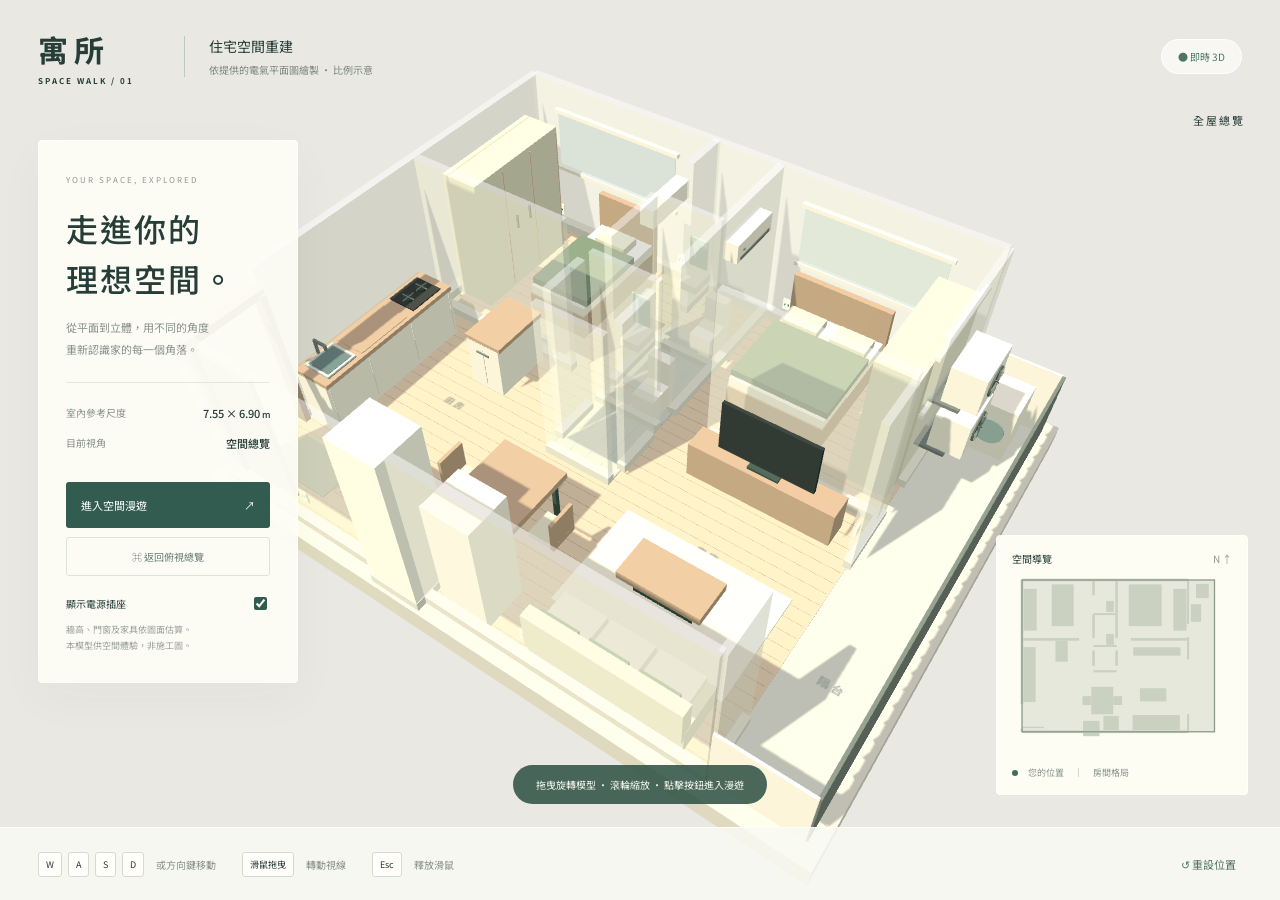
<file: index.html>
<!doctype html><html lang="zh-Hant"><head><meta charset="UTF-8"><meta name="viewport" content="width=device-width, initial-scale=1"><title>寓所 · 3D 空間漫遊</title><link rel="stylesheet" href="style.css"></head><body>
<div id="scene"></div><header><a class="brand" href="./">寓所<span>SPACE WALK / 01</span></a><div class="project">住宅空間重建<span>依提供的電氣平面圖繪製 · 比例示意</span></div><span class="live">● 即時 3D</span></header>
<aside class="panel"><span class="eyebrow">YOUR SPACE, EXPLORED</span><h1>走進你的<br>理想空間。</h1><p>從平面到立體，用不同的角度<br>重新認識家的每一個角落。</p><div class="rule"></div><div class="stat"><span>室內參考尺度</span><b>7.55 × 6.90 <small>m</small></b></div><div class="stat"><span>目前視角</span><b id="modeLabel">空間總覽</b></div><button id="enter" class="primary">進入空間漫遊 <span>↗</span></button><button id="overview" class="secondary">⌘ 返回俯視總覽</button><div class="toggle"><label for="electric">顯示電源插座</label><input type="checkbox" id="electric" checked></div><p class="note">牆高、門窗及家具依圖面估算。<br>本模型供空間體驗，非施工圖。</p></aside>
<div class="map"><div class="map-title">空間導覽 <span>N ↑</span></div><canvas id="minimap" width="220" height="200"></canvas><div class="legend"><i></i> 您的位置 <span>│</span> 房間格局</div></div>
<div class="room" id="room">全屋總覽</div><footer><div><kbd>W</kbd><kbd>A</kbd><kbd>S</kbd><kbd>D</kbd><span>或方向鍵移動</span><kbd>滑鼠拖曳</kbd><span>轉動視線</span><kbd>Esc</kbd><span>釋放滑鼠</span></div><button id="reset">↺ 重設位置</button></footer>
<div id="hint">點擊「進入空間漫遊」，從大門開始探索</div><div id="crosshair">+</div><div id="error" hidden></div><script type="module" src="app.js"></script></body></html>
</file>
<file: style.css>
@import url('https://fonts.googleapis.com/css2?family=Noto+Sans+TC:wght@400;500;700&display=swap');
*{box-sizing:border-box}body{margin:0;background:#e9e8e2;color:#263d38;font-family:'Noto Sans TC',sans-serif;font-size:13px;overflow:hidden}#scene{position:fixed;inset:0}canvas{display:block}header{position:absolute;left:38px;right:38px;top:27px;display:flex;align-items:center;gap:50px}.brand{font-size:30px;font-weight:700;letter-spacing:6px;color:#263d38;text-decoration:none}.brand span{display:block;font-size:8px;letter-spacing:2px;margin-top:4px}.project{font-size:14px;border-left:1px solid #bdc9bf;padding-left:24px}.project span{display:block;font-size:10px;color:#7d8981;margin-top:6px}.live{margin-left:auto;background:#ffffffa0;border:1px solid white;border-radius:25px;padding:9px 16px;font-size:10px;color:#4e7566}.panel{position:absolute;top:140px;left:38px;width:260px;padding:27px;background:#fdfdf7ed;border:1px solid white;border-radius:4px;box-shadow:0 15px 50px #33463709}.eyebrow{font-size:8px;letter-spacing:2px;color:#8a9b8b}h1{font-size:32px;line-height:1.55;letter-spacing:2px;margin:17px 0 13px;font-weight:500}p{font-size:11px;line-height:2;color:#89928b}.rule{height:1px;background:#e3e7dc;margin:22px 0}.stat{display:flex;justify-content:space-between;margin:14px 0;font-size:10px}.stat>span{color:#8a938d}.stat b{font-weight:500;font-size:11px}small{font-size:9px}button{font:inherit;cursor:pointer;border:0}.primary{margin-top:17px;background:#315c4f;color:white;padding:15px;width:100%;text-align:left;border-radius:3px;font-size:11px}.primary span{float:right}.primary:hover{background:#214537}.secondary{width:100%;background:transparent;border:1px solid #dce3d9;border-radius:3px;padding:11px;color:#6a7e70;margin:9px 0 18px;font-size:10px}.toggle{display:flex;justify-content:space-between;font-size:10px;align-items:center}input{accent-color:#315c4f}.note{font-size:9px;line-height:1.8;margin-bottom:0;color:#9aa297}.map{position:absolute;right:32px;bottom:105px;background:#fffff6e8;padding:15px;border:1px solid white;border-radius:4px}.map-title{display:flex;justify-content:space-between;font-size:10px}.map-title span{color:#8c998c}.legend{font-size:9px;color:#8a968a;display:flex;gap:10px;align-items:center}.legend i{width:6px;height:6px;border-radius:50%;background:#426c5c}.room{position:absolute;right:35px;top:112px;font-size:11px;letter-spacing:2px}footer{position:absolute;bottom:0;left:0;right:0;height:73px;border-top:1px solid #ffffffa0;background:#f9faf3de;display:flex;align-items:center;justify-content:space-between;padding:0 38px}footer>div{display:flex;align-items:center;gap:6px}kbd{font-family:inherit;border:1px solid #d4dbd0;background:#fffefa;padding:5px 7px;border-radius:3px;font-size:9px}footer span{font-size:10px;color:#879284;margin:0 20px 0 6px}footer button{background:transparent;color:#54745e;font-size:11px}#hint{position:absolute;bottom:96px;left:50%;transform:translateX(-50%);background:#315346df;color:#f1f5eb;border-radius:30px;padding:12px 23px;font-size:10px;white-space:nowrap;pointer-events:none}#crosshair{display:none;position:absolute;top:50%;left:50%;color:#fff9;font-size:22px;pointer-events:none}#error{position:absolute;inset:25%;background:white;padding:40px;line-height:2}@media(max-width:800px){header{left:20px;right:20px}.project{display:none}.panel{left:15px;top:110px;width:200px;padding:18px}h1{font-size:23px}.map{right:12px;bottom:100px;padding:10px}.map canvas{width:140px;height:127px}footer{padding:10px;height:80px}footer span{margin-right:6px;font-size:8px}footer kbd{padding:4px}#hint{bottom:88px;font-size:9px}.panel p:not(.note){display:none}}@media(max-height:720px){.panel{top:100px;padding:18px}h1{font-size:26px;margin:8px 0}.rule{margin:12px 0}.panel p{line-height:1.6}.note{display:none}}
</file>
